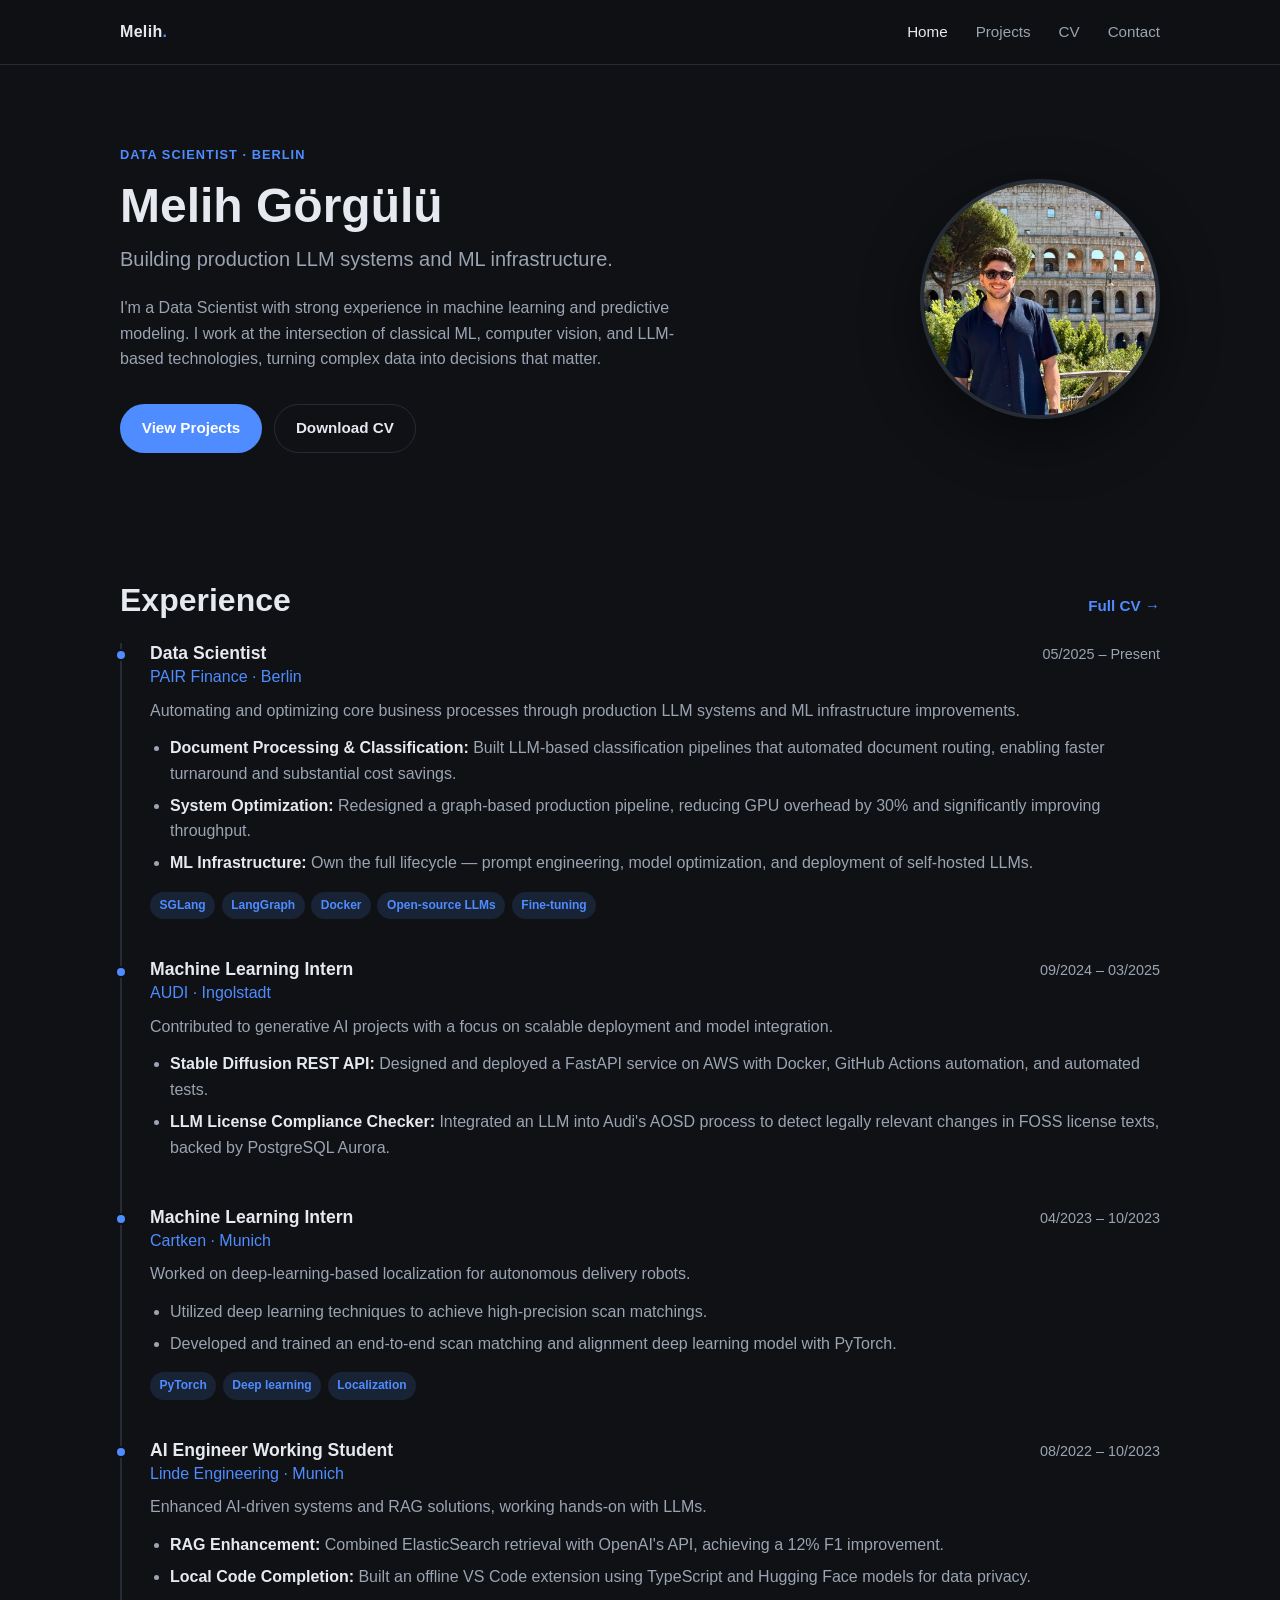
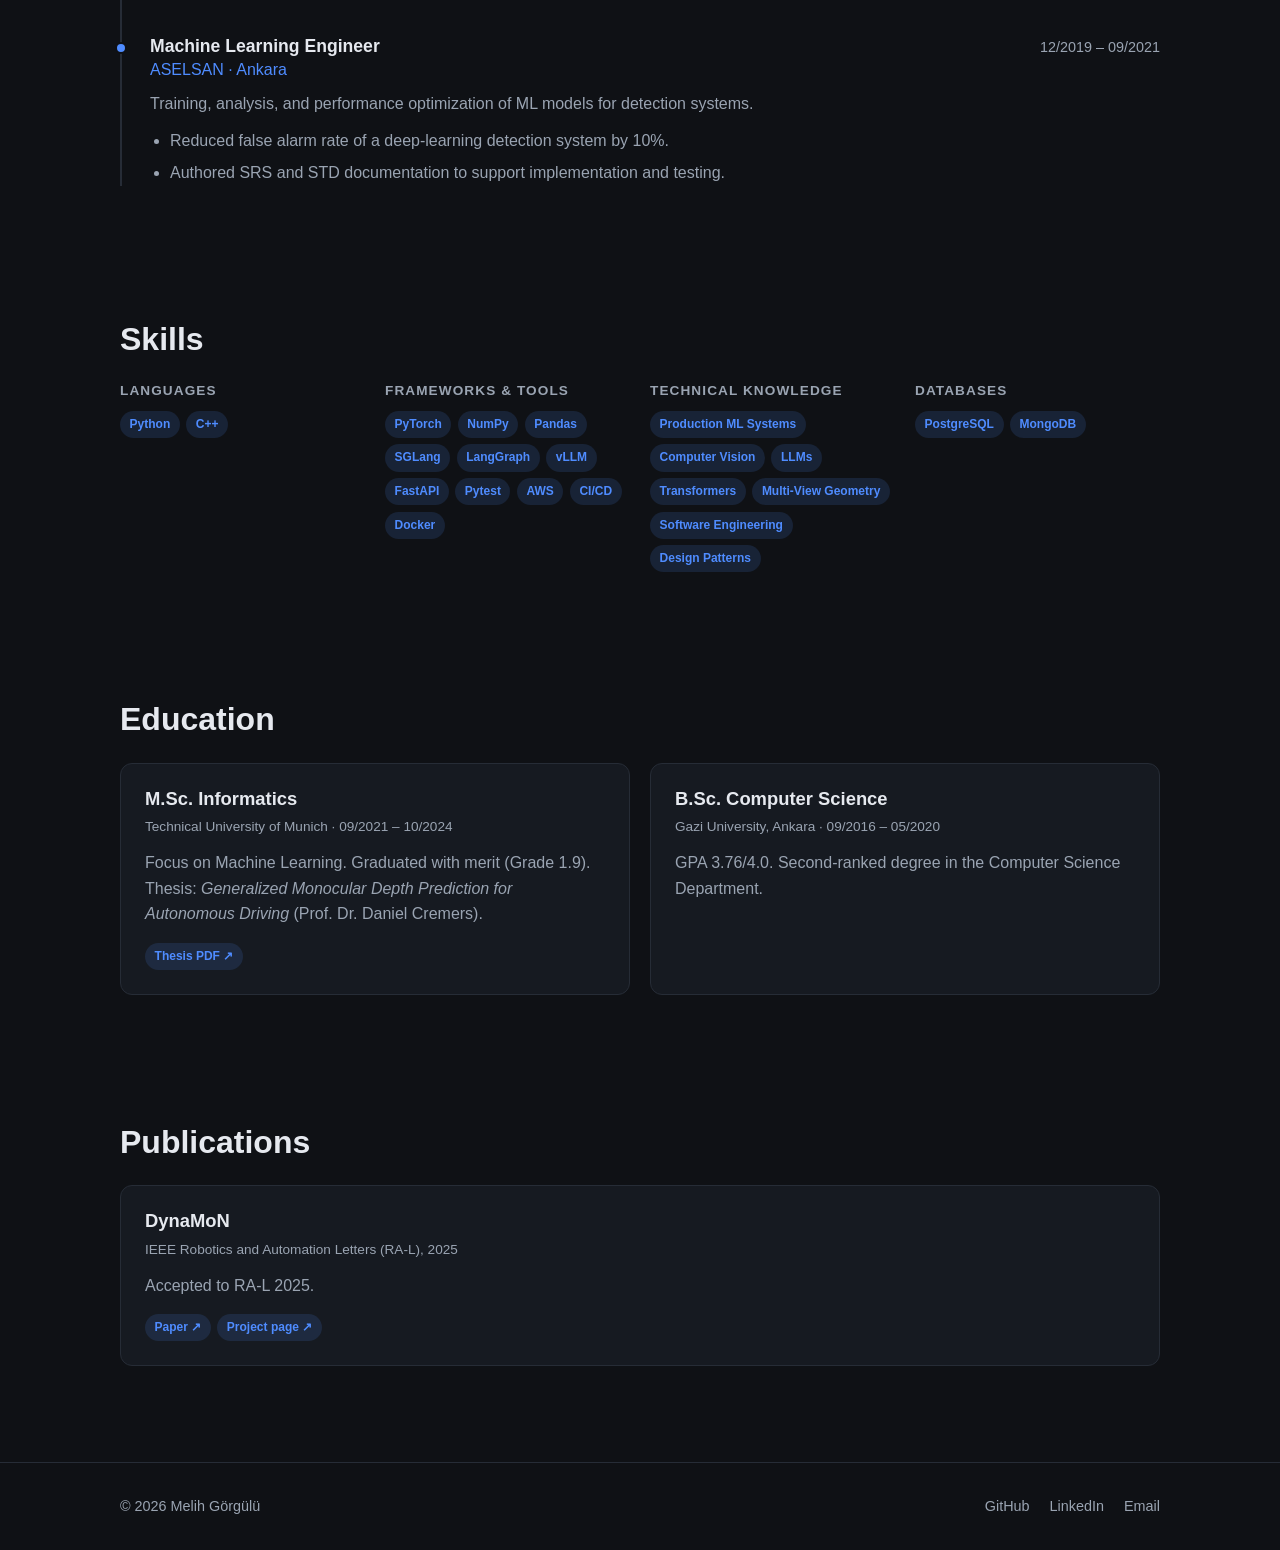
<file: index.html>
<!DOCTYPE html>
<html lang="en">
<head>
  <meta charset="UTF-8" />
  <meta name="viewport" content="width=device-width, initial-scale=1.0" />
  <title>Melih Görgülü — Data Scientist</title>
  <meta name="description" content="Melih Görgülü is a Data Scientist based in Berlin, working on production LLM systems, machine learning infrastructure, and predictive modeling." />
  <link rel="canonical" href="https://melihgorgulu.github.io/index.html" />
  <meta name="theme-color" content="#0f1115" />
  <link rel="icon" href="assets/favicon.svg" type="image/svg+xml" />

  <!-- Open Graph / social sharing -->
  <meta property="og:type" content="website" />
  <meta property="og:site_name" content="Melih Görgülü" />
  <meta property="og:title" content="Melih Görgülü — Data Scientist" />
  <meta property="og:description" content="Data Scientist in Berlin building production LLM systems, ML infrastructure, and predictive models." />
  <meta property="og:url" content="https://melihgorgulu.github.io/index.html" />
  <meta property="og:image" content="https://melihgorgulu.github.io/assets/melih-photo.jpeg" />
  <meta name="twitter:card" content="summary" />
  <meta name="twitter:title" content="Melih Görgülü — Data Scientist" />
  <meta name="twitter:description" content="Data Scientist in Berlin building production LLM systems, ML infrastructure, and predictive models." />
  <meta name="twitter:image" content="https://melihgorgulu.github.io/assets/melih-photo.jpeg" />

  <link rel="stylesheet" href="css/style.css" />

  <script type="application/ld+json">
  {
    "@context": "https://schema.org",
    "@type": "Person",
    "name": "Melih Görgülü",
    "jobTitle": "Data Scientist",
    "url": "https://melihgorgulu.github.io/",
    "image": "https://melihgorgulu.github.io/assets/melih-photo.jpeg",
    "email": "mailto:melihgorgulu98@gmail.com",
    "address": {
      "@type": "PostalAddress",
      "addressLocality": "Berlin",
      "addressCountry": "DE"
    },
    "alumniOf": [
      { "@type": "CollegeOrUniversity", "name": "Technical University of Munich" },
      { "@type": "CollegeOrUniversity", "name": "Gazi University" }
    ],
    "knowsAbout": ["Large Language Models", "Machine Learning", "MLOps", "RAG", "Deep Learning"],
    "sameAs": [
      "https://linkedin.com/in/melih-gorgulu",
      "https://github.com/melihgorgulu"
    ]
  }
  </script>
</head>
<body>

  <a class="skip-link" href="#main">Skip to content</a>

  <header class="site-header">
    <div class="container">
      <a href="index.html" class="logo">Melih<span>.</span></a>
      <nav class="nav" aria-label="Primary">
        <ul>
          <li><a href="index.html" class="active" aria-current="page">Home</a></li>
          <li><a href="projects.html">Projects</a></li>
          <li><a href="cv.html">CV</a></li>
          <li><a href="contact.html">Contact</a></li>
        </ul>
      </nav>
    </div>
  </header>

  <main id="main">

    <!-- Hero -->
    <section class="hero">
      <div class="container">
        <div class="hero-text">
          <p class="eyebrow">Data Scientist · Berlin</p>
          <h1>Melih Görgülü</h1>
          <p class="subtitle">Building production LLM systems and ML infrastructure.</p>
          <p class="lead">
            I'm a Data Scientist with strong experience in machine learning and predictive modeling.
            I work at the intersection of classical ML, computer vision, and LLM-based technologies,
            turning complex data into decisions that matter.
          </p>
          <div class="hero-actions">
            <a href="projects.html" class="btn btn-primary">View Projects</a>
            <a href="assets/CV.pdf" class="btn btn-outline" target="_blank" rel="noopener">Download CV</a>
          </div>
        </div>
        <div class="hero-photo">
          <img src="assets/melih-photo.jpeg" alt="Portrait of Melih Görgülü" width="400" height="400" />
        </div>
      </div>
    </section>

    <!-- Experience -->
    <section id="experience">
      <div class="container">
        <div class="section-header">
          <h2>Experience</h2>
          <a href="cv.html">Full CV →</a>
        </div>

        <div class="timeline">

          <div class="timeline-item">
            <div class="timeline-header">
              <div>
                <h3>Data Scientist</h3>
                <span class="company">PAIR Finance · Berlin</span>
              </div>
              <span class="period">05/2025 – Present</span>
            </div>
            <p>Automating and optimizing core business processes through production LLM systems and ML infrastructure improvements.</p>
            <ul>
              <li><strong>Document Processing &amp; Classification:</strong> Built LLM-based classification pipelines that automated document routing, enabling faster turnaround and substantial cost savings.</li>
              <li><strong>System Optimization:</strong> Redesigned a graph-based production pipeline, reducing GPU overhead by 30% and significantly improving throughput.</li>
              <li><strong>ML Infrastructure:</strong> Own the full lifecycle — prompt engineering, model optimization, and deployment of self-hosted LLMs.</li>
            </ul>
            <div class="tags">
              <span class="tag">SGLang</span>
              <span class="tag">LangGraph</span>
              <span class="tag">Docker</span>
              <span class="tag">Open-source LLMs</span>
              <span class="tag">Fine-tuning</span>
            </div>
          </div>

          <div class="timeline-item">
            <div class="timeline-header">
              <div>
                <h3>Machine Learning Intern</h3>
                <span class="company">AUDI · Ingolstadt</span>
              </div>
              <span class="period">09/2024 – 03/2025</span>
            </div>
            <p>Contributed to generative AI projects with a focus on scalable deployment and model integration.</p>
            <ul>
              <li><strong>Stable Diffusion REST API:</strong> Designed and deployed a FastAPI service on AWS with Docker, GitHub Actions automation, and automated tests.</li>
              <li><strong>LLM License Compliance Checker:</strong> Integrated an LLM into Audi's AOSD process to detect legally relevant changes in FOSS license texts, backed by PostgreSQL Aurora.</li>
            </ul>
          </div>

          <div class="timeline-item">
            <div class="timeline-header">
              <div>
                <h3>Machine Learning Intern</h3>
                <span class="company">Cartken · Munich</span>
              </div>
              <span class="period">04/2023 – 10/2023</span>
            </div>
            <p>Worked on deep-learning-based localization for autonomous delivery robots.</p>
            <ul>
              <li>Utilized deep learning techniques to achieve high-precision scan matchings.</li>
              <li>Developed and trained an end-to-end scan matching and alignment deep learning model with PyTorch.</li>
            </ul>
            <div class="tags">
              <span class="tag">PyTorch</span>
              <span class="tag">Deep learning</span>
              <span class="tag">Localization</span>
            </div>
          </div>

          <div class="timeline-item">
            <div class="timeline-header">
              <div>
                <h3>AI Engineer Working Student</h3>
                <span class="company">Linde Engineering · Munich</span>
              </div>
              <span class="period">08/2022 – 10/2023</span>
            </div>
            <p>Enhanced AI-driven systems and RAG solutions, working hands-on with LLMs.</p>
            <ul>
              <li><strong>RAG Enhancement:</strong> Combined ElasticSearch retrieval with OpenAI's API, achieving a 12% F1 improvement.</li>
              <li><strong>Local Code Completion:</strong> Built an offline VS Code extension using TypeScript and Hugging Face models for data privacy.</li>
            </ul>
          </div>

          <div class="timeline-item">
            <div class="timeline-header">
              <div>
                <h3>Machine Learning Engineer</h3>
                <span class="company">ASELSAN · Ankara</span>
              </div>
              <span class="period">12/2019 – 09/2021</span>
            </div>
            <p>Training, analysis, and performance optimization of ML models for detection systems.</p>
            <ul>
              <li>Reduced false alarm rate of a deep-learning detection system by 10%.</li>
              <li>Authored SRS and STD documentation to support implementation and testing.</li>
            </ul>
          </div>

        </div>
      </div>
    </section>

    <!-- Skills -->
    <section id="skills">
      <div class="container">
        <h2>Skills</h2>
        <div class="skills-grid">
          <div class="skill-group">
            <h3>Languages</h3>
            <div class="tags">
              <span class="tag">Python</span>
              <span class="tag">C++</span>
            </div>
          </div>
          <div class="skill-group">
            <h3>Frameworks &amp; Tools</h3>
            <div class="tags">
              <span class="tag">PyTorch</span>
              <span class="tag">NumPy</span>
              <span class="tag">Pandas</span>
              <span class="tag">SGLang</span>
              <span class="tag">LangGraph</span>
              <span class="tag">vLLM</span>
              <span class="tag">FastAPI</span>
              <span class="tag">Pytest</span>
              <span class="tag">AWS</span>
              <span class="tag">CI/CD</span>
              <span class="tag">Docker</span>
            </div>
          </div>
          <div class="skill-group">
            <h3>Technical Knowledge</h3>
            <div class="tags">
              <span class="tag">Production ML Systems</span>
              <span class="tag">Computer Vision</span>
              <span class="tag">LLMs</span>
              <span class="tag">Transformers</span>
              <span class="tag">Multi-View Geometry</span>
              <span class="tag">Software Engineering</span>
              <span class="tag">Design Patterns</span>
            </div>
          </div>
          <div class="skill-group">
            <h3>Databases</h3>
            <div class="tags">
              <span class="tag">PostgreSQL</span>
              <span class="tag">MongoDB</span>
            </div>
          </div>
        </div>
      </div>
    </section>

    <!-- Education -->
    <section id="education">
      <div class="container">
        <h2>Education</h2>
        <div class="grid grid-2">
          <div class="card">
            <h3>M.Sc. Informatics</h3>
            <p class="meta">Technical University of Munich · 09/2021 – 10/2024</p>
            <p>Focus on Machine Learning. Graduated with merit (Grade 1.9).</p>
            <p>Thesis: <em>Generalized Monocular Depth Prediction for Autonomous Driving</em> (Prof. Dr. Daniel Cremers).</p>
            <div class="tags">
              <a class="tag" href="assets/TUM_Informatics_Thesis.pdf" target="_blank" rel="noopener">Thesis PDF ↗</a>
            </div>
          </div>
          <div class="card">
            <h3>B.Sc. Computer Science</h3>
            <p class="meta">Gazi University, Ankara · 09/2016 – 05/2020</p>
            <p>GPA 3.76/4.0. Second-ranked degree in the Computer Science Department.</p>
          </div>
        </div>
      </div>
    </section>

    <!-- Publication -->
    <section id="publications">
      <div class="container">
        <h2>Publications</h2>
        <div class="card">
          <h3>DynaMoN</h3>
          <p class="meta">IEEE Robotics and Automation Letters (RA-L), 2025</p>
          <p>Accepted to RA-L 2025.</p>
          <div class="tags">
            <a class="tag" href="https://ieeexplore.ieee.org/document/10777295" target="_blank" rel="noopener">Paper ↗</a>
            <a class="tag" href="https://hannahhaensen.github.io/DynaMoN/" target="_blank" rel="noopener">Project page ↗</a>
          </div>
        </div>
      </div>
    </section>

  </main>

  <footer class="site-footer">
    <div class="container">
      <span>© <span id="year">2026</span> Melih Görgülü</span>
      <div class="footer-links">
        <a href="https://github.com/melihgorgulu" target="_blank" rel="noopener">GitHub</a>
        <a href="https://linkedin.com/in/melih-gorgulu" target="_blank" rel="noopener">LinkedIn</a>
        <a href="mailto:melihgorgulu98@gmail.com">Email</a>
      </div>
    </div>
  </footer>


  <script>document.getElementById("year").textContent = new Date().getFullYear();</script>

</body>
</html>
</file>
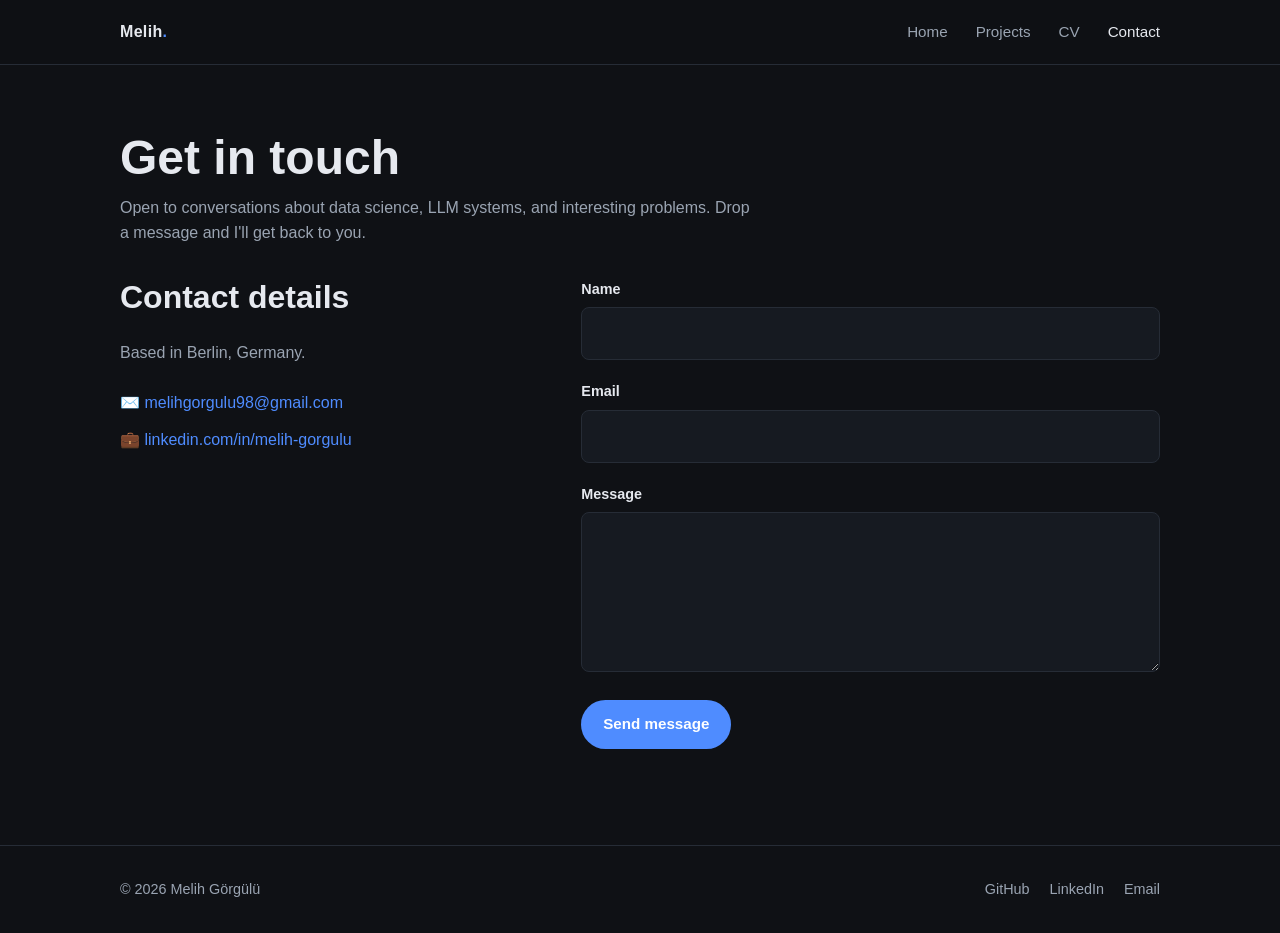
<file: contact.html>
<!DOCTYPE html>
<html lang="en">
<head>
  <meta charset="UTF-8" />
  <meta name="viewport" content="width=device-width, initial-scale=1.0" />
  <title>Contact — Melih Görgülü</title>
  <meta name="description" content="Get in touch with Melih Görgülü." />
  <link rel="canonical" href="https://melihgorgulu.github.io/contact.html" />
  <meta name="theme-color" content="#0f1115" />
  <link rel="icon" href="assets/favicon.svg" type="image/svg+xml" />

  <meta property="og:type" content="website" />
  <meta property="og:site_name" content="Melih Görgülü" />
  <meta property="og:title" content="Contact — Melih Görgülü" />
  <meta property="og:description" content="Get in touch with Melih Görgülü — Data Scientist in Berlin." />
  <meta property="og:url" content="https://melihgorgulu.github.io/contact.html" />
  <meta property="og:image" content="https://melihgorgulu.github.io/assets/melih-photo.jpeg" />
  <meta name="twitter:card" content="summary" />
  <meta name="twitter:title" content="Contact — Melih Görgülü" />
  <meta name="twitter:description" content="Get in touch with Melih Görgülü — Data Scientist in Berlin." />
  <meta name="twitter:image" content="https://melihgorgulu.github.io/assets/melih-photo.jpeg" />

  <link rel="stylesheet" href="css/style.css" />
</head>
<body>

  <a class="skip-link" href="#main">Skip to content</a>

  <header class="site-header">
    <div class="container">
      <a href="index.html" class="logo">Melih<span>.</span></a>
      <nav class="nav" aria-label="Primary">
        <ul>
          <li><a href="index.html">Home</a></li>
          <li><a href="projects.html">Projects</a></li>
          <li><a href="cv.html">CV</a></li>
          <li><a href="contact.html" class="active" aria-current="page">Contact</a></li>
        </ul>
      </nav>
    </div>
  </header>

  <main id="main">

    <section class="page-hero">
      <div class="container">
        <h1>Get in touch</h1>
        <p>Open to conversations about data science, LLM systems, and interesting problems. Drop a message and I'll get back to you.</p>
      </div>
    </section>

    <section style="padding-top: 0;">
      <div class="container contact-layout">

        <div class="contact-info">
          <h2>Contact details</h2>
          <p>Based in Berlin, Germany.</p>
          <ul>
            <li>✉️ <a href="mailto:melihgorgulu98@gmail.com">melihgorgulu98@gmail.com</a></li>
            <li>💼 <a href="https://linkedin.com/in/melih-gorgulu" target="_blank" rel="noopener">linkedin.com/in/melih-gorgulu</a></li>
          </ul>
        </div>

        <!--
          Contact form powered by Formspree (https://formspree.io).
          1. Create a free account and a new form.
          2. Replace YOUR_FORM_ID below with the ID Formspree gives you.
          Submissions will be emailed to you — no backend required.
        -->
        <form class="contact-form" action="https://formspree.io/f/xaenbkde" method="POST">
          <div class="form-group">
            <label for="name">Name</label>
            <input type="text" id="name" name="name" required autocomplete="name" />
          </div>
          <div class="form-group">
            <label for="email">Email</label>
            <input type="email" id="email" name="email" required autocomplete="email" />
          </div>
          <div class="form-group">
            <label for="message">Message</label>
            <textarea id="message" name="message" required></textarea>
          </div>
          <!-- Honeypot field to reduce spam; hidden from real users -->
          <input type="text" name="_gotcha" style="display:none" tabindex="-1" autocomplete="off" />
          <!-- Subject line for the notification email Formspree sends you -->
          <input type="hidden" name="_subject" value="New message from melih portfolio" />
          <button type="submit" class="btn btn-primary">Send message</button>
        </form>

      </div>
    </section>

  </main>

  <footer class="site-footer">
    <div class="container">
      <span>© <span id="year">2026</span> Melih Görgülü</span>
      <div class="footer-links">
        <a href="https://github.com/melihgorgulu" target="_blank" rel="noopener">GitHub</a>
        <a href="https://linkedin.com/in/melih-gorgulu" target="_blank" rel="noopener">LinkedIn</a>
        <a href="mailto:melihgorgulu98@gmail.com">Email</a>
      </div>
    </div>
  </footer>


  <script>document.getElementById("year").textContent = new Date().getFullYear();</script>

</body>
</html>
</file>
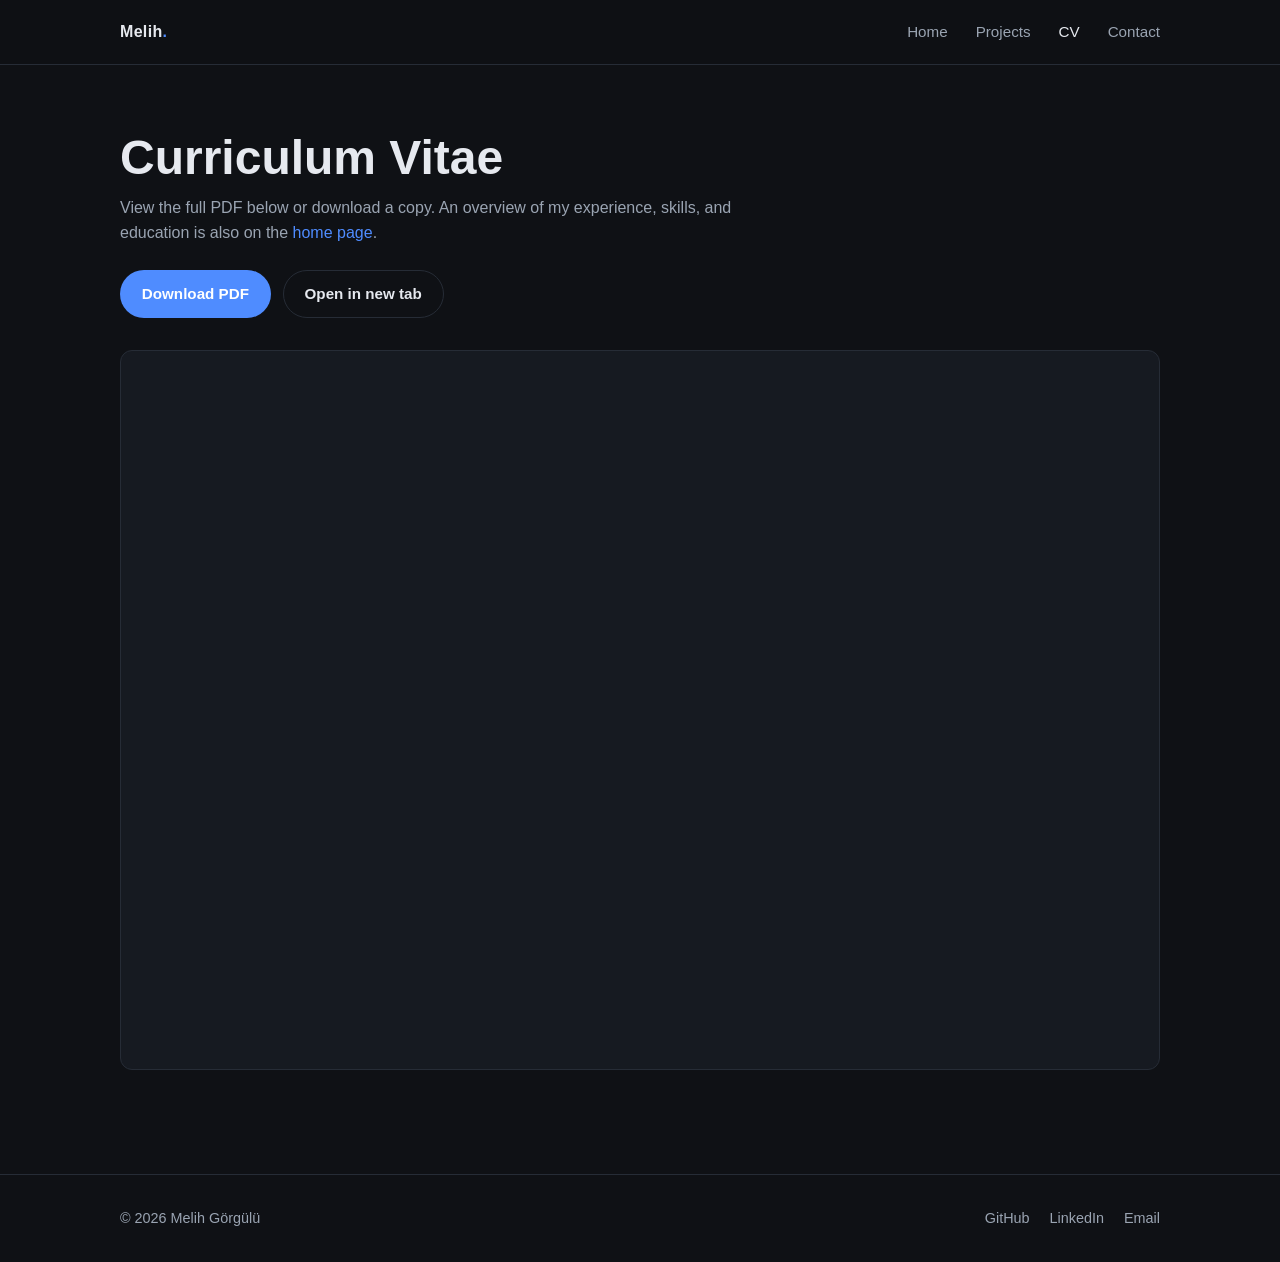
<file: cv.html>
<!DOCTYPE html>
<html lang="en">
<head>
  <meta charset="UTF-8" />
  <meta name="viewport" content="width=device-width, initial-scale=1.0" />
  <title>CV — Melih Görgülü</title>
  <meta name="description" content="Curriculum vitae of Melih Görgülü, Data Scientist in Berlin." />
  <link rel="canonical" href="https://melihgorgulu.github.io/cv.html" />
  <meta name="theme-color" content="#0f1115" />
  <link rel="icon" href="assets/favicon.svg" type="image/svg+xml" />

  <meta property="og:type" content="website" />
  <meta property="og:site_name" content="Melih Görgülü" />
  <meta property="og:title" content="CV — Melih Görgülü" />
  <meta property="og:description" content="Curriculum vitae of Melih Görgülü, Data Scientist in Berlin." />
  <meta property="og:url" content="https://melihgorgulu.github.io/cv.html" />
  <meta property="og:image" content="https://melihgorgulu.github.io/assets/melih-photo.jpeg" />
  <meta name="twitter:card" content="summary" />
  <meta name="twitter:title" content="CV — Melih Görgülü" />
  <meta name="twitter:description" content="Curriculum vitae of Melih Görgülü, Data Scientist in Berlin." />
  <meta name="twitter:image" content="https://melihgorgulu.github.io/assets/melih-photo.jpeg" />

  <link rel="stylesheet" href="css/style.css" />
</head>
<body>

  <a class="skip-link" href="#main">Skip to content</a>

  <header class="site-header">
    <div class="container">
      <a href="index.html" class="logo">Melih<span>.</span></a>
      <nav class="nav" aria-label="Primary">
        <ul>
          <li><a href="index.html">Home</a></li>
          <li><a href="projects.html">Projects</a></li>
          <li><a href="cv.html" class="active" aria-current="page">CV</a></li>
          <li><a href="contact.html">Contact</a></li>
        </ul>
      </nav>
    </div>
  </header>

  <main id="main">

    <section class="page-hero">
      <div class="container">
        <h1>Curriculum Vitae</h1>
        <p>View the full PDF below or download a copy. An overview of my experience, skills, and education is also on the <a href="index.html#experience" style="color: var(--accent);">home page</a>.</p>
        <div class="cv-actions">
          <a href="assets/CV.pdf" class="btn btn-primary" download>Download PDF</a>
          <a href="assets/CV.pdf" class="btn btn-outline" target="_blank" rel="noopener">Open in new tab</a>
        </div>
      </div>
    </section>

    <section style="padding-top: 0;">
      <div class="container">
        <iframe
          class="cv-embed"
          src="assets/CV.pdf#view=FitH"
          title="Melih Görgülü CV (PDF)"
        >
          <p>Your browser can't display the PDF inline. <a href="assets/CV.pdf">Download it here</a>.</p>
        </iframe>
      </div>
    </section>

  </main>

  <footer class="site-footer">
    <div class="container">
      <span>© <span id="year">2026</span> Melih Görgülü</span>
      <div class="footer-links">
        <a href="https://github.com/melihgorgulu" target="_blank" rel="noopener">GitHub</a>
        <a href="https://linkedin.com/in/melih-gorgulu" target="_blank" rel="noopener">LinkedIn</a>
        <a href="mailto:melihgorgulu98@gmail.com">Email</a>
      </div>
    </div>
  </footer>


  <script>document.getElementById("year").textContent = new Date().getFullYear();</script>

</body>
</html>
</file>
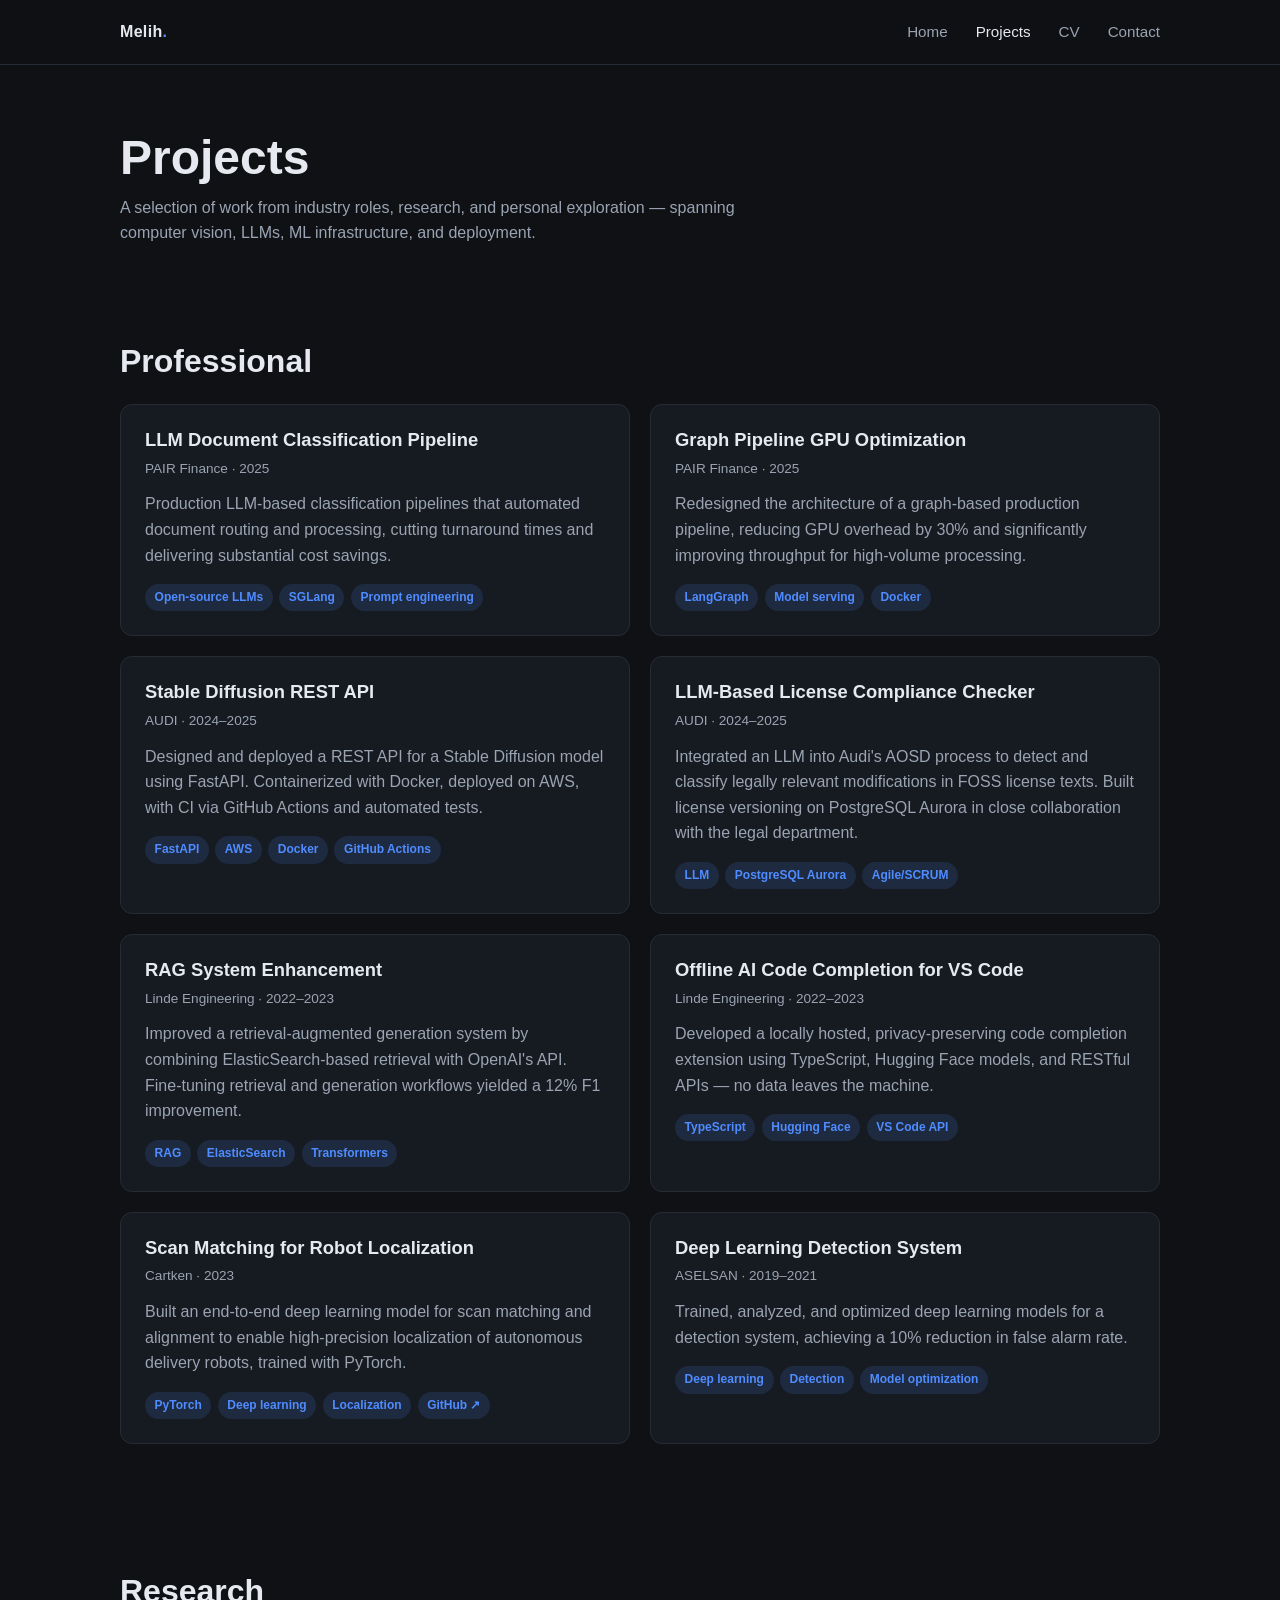
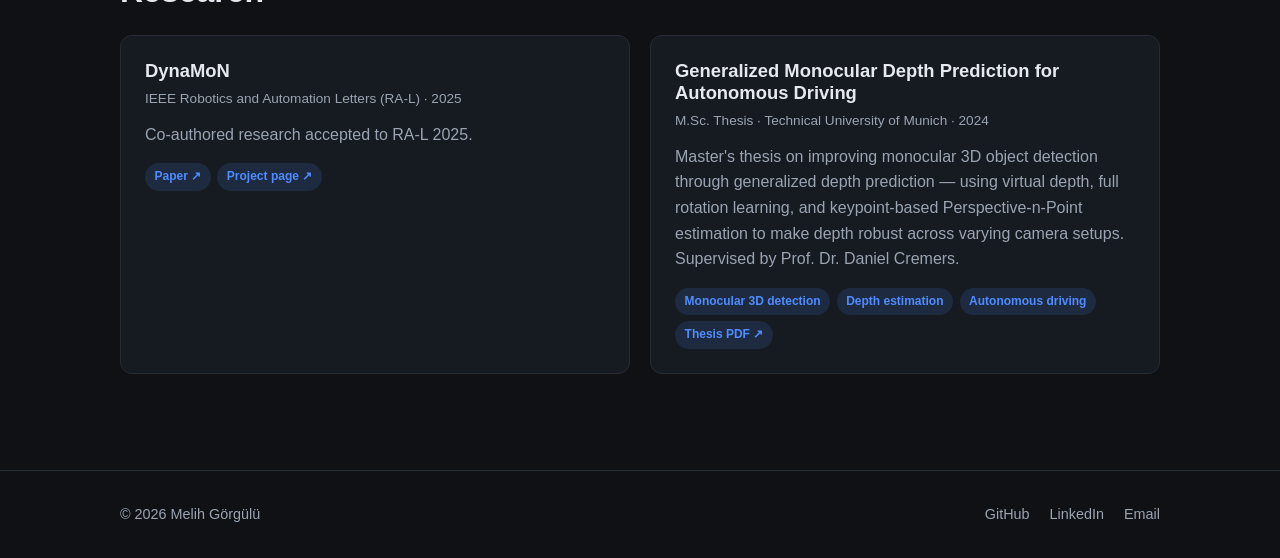
<file: projects.html>
<!DOCTYPE html>
<html lang="en">
<head>
  <meta charset="UTF-8" />
  <meta name="viewport" content="width=device-width, initial-scale=1.0" />
  <title>Projects — Melih Görgülü</title>
  <meta name="description" content="Professional and personal projects by Melih Görgülü — LLM systems, RAG, model deployment, and more." />
  <link rel="canonical" href="https://melihgorgulu.github.io/projects.html" />
  <meta name="theme-color" content="#0f1115" />
  <link rel="icon" href="assets/favicon.svg" type="image/svg+xml" />

  <meta property="og:type" content="website" />
  <meta property="og:site_name" content="Melih Görgülü" />
  <meta property="og:title" content="Projects — Melih Görgülü" />
  <meta property="og:description" content="Professional and personal projects by Melih Görgülü — LLM systems, RAG, model deployment, and more." />
  <meta property="og:url" content="https://melihgorgulu.github.io/projects.html" />
  <meta property="og:image" content="https://melihgorgulu.github.io/assets/melih-photo.jpeg" />
  <meta name="twitter:card" content="summary" />
  <meta name="twitter:title" content="Projects — Melih Görgülü" />
  <meta name="twitter:description" content="Professional and personal projects by Melih Görgülü — LLM systems, RAG, model deployment, and more." />
  <meta name="twitter:image" content="https://melihgorgulu.github.io/assets/melih-photo.jpeg" />

  <link rel="stylesheet" href="css/style.css" />
</head>
<body>

  <a class="skip-link" href="#main">Skip to content</a>

  <header class="site-header">
    <div class="container">
      <a href="index.html" class="logo">Melih<span>.</span></a>
      <nav class="nav" aria-label="Primary">
        <ul>
          <li><a href="index.html">Home</a></li>
          <li><a href="projects.html" class="active" aria-current="page">Projects</a></li>
          <li><a href="cv.html">CV</a></li>
          <li><a href="contact.html">Contact</a></li>
        </ul>
      </nav>
    </div>
  </header>

  <main id="main">

    <section class="page-hero">
      <div class="container">
        <h1>Projects</h1>
        <p>A selection of work from industry roles, research, and personal exploration — spanning computer vision, LLMs, ML infrastructure, and deployment.</p>
      </div>
    </section>

    <!-- Professional projects -->
    <section id="professional">
      <div class="container">
        <h2>Professional</h2>
        <div class="grid grid-2">

          <article class="card">
            <h3>LLM Document Classification Pipeline</h3>
            <p class="meta">PAIR Finance · 2025</p>
            <p>Production LLM-based classification pipelines that automated document routing and processing, cutting turnaround times and delivering substantial cost savings.</p>
            <div class="tags">
              <span class="tag">Open-source LLMs</span>
              <span class="tag">SGLang</span>
              <span class="tag">Prompt engineering</span>
            </div>
          </article>

          <article class="card">
            <h3>Graph Pipeline GPU Optimization</h3>
            <p class="meta">PAIR Finance · 2025</p>
            <p>Redesigned the architecture of a graph-based production pipeline, reducing GPU overhead by 30% and significantly improving throughput for high-volume processing.</p>
            <div class="tags">
              <span class="tag">LangGraph</span>
              <span class="tag">Model serving</span>
              <span class="tag">Docker</span>
            </div>
          </article>

          <article class="card">
            <h3>Stable Diffusion REST API</h3>
            <p class="meta">AUDI · 2024–2025</p>
            <p>Designed and deployed a REST API for a Stable Diffusion model using FastAPI. Containerized with Docker, deployed on AWS, with CI via GitHub Actions and automated tests.</p>
            <div class="tags">
              <span class="tag">FastAPI</span>
              <span class="tag">AWS</span>
              <span class="tag">Docker</span>
              <span class="tag">GitHub Actions</span>
            </div>
          </article>

          <article class="card">
            <h3>LLM-Based License Compliance Checker</h3>
            <p class="meta">AUDI · 2024–2025</p>
            <p>Integrated an LLM into Audi's AOSD process to detect and classify legally relevant modifications in FOSS license texts. Built license versioning on PostgreSQL Aurora in close collaboration with the legal department.</p>
            <div class="tags">
              <span class="tag">LLM</span>
              <span class="tag">PostgreSQL Aurora</span>
              <span class="tag">Agile/SCRUM</span>
            </div>
          </article>

          <article class="card">
            <h3>RAG System Enhancement</h3>
            <p class="meta">Linde Engineering · 2022–2023</p>
            <p>Improved a retrieval-augmented generation system by combining ElasticSearch-based retrieval with OpenAI's API. Fine-tuning retrieval and generation workflows yielded a 12% F1 improvement.</p>
            <div class="tags">
              <span class="tag">RAG</span>
              <span class="tag">ElasticSearch</span>
              <span class="tag">Transformers</span>
            </div>
          </article>

          <article class="card">
            <h3>Offline AI Code Completion for VS Code</h3>
            <p class="meta">Linde Engineering · 2022–2023</p>
            <p>Developed a locally hosted, privacy-preserving code completion extension using TypeScript, Hugging Face models, and RESTful APIs — no data leaves the machine.</p>
            <div class="tags">
              <span class="tag">TypeScript</span>
              <span class="tag">Hugging Face</span>
              <span class="tag">VS Code API</span>
            </div>
          </article>

          <article class="card">
            <h3>Scan Matching for Robot Localization</h3>
            <p class="meta">Cartken · 2023</p>
            <p>Built an end-to-end deep learning model for scan matching and alignment to enable high-precision localization of autonomous delivery robots, trained with PyTorch.</p>
            <div class="tags">
              <span class="tag">PyTorch</span>
              <span class="tag">Deep learning</span>
              <span class="tag">Localization</span>
              <a class="tag" href="https://github.com/melihgorgulu/Cartken_Scan_Matching" target="_blank" rel="noopener">GitHub ↗</a>
            </div>
          </article>

          <article class="card">
            <h3>Deep Learning Detection System</h3>
            <p class="meta">ASELSAN · 2019–2021</p>
            <p>Trained, analyzed, and optimized deep learning models for a detection system, achieving a 10% reduction in false alarm rate.</p>
            <div class="tags">
              <span class="tag">Deep learning</span>
              <span class="tag">Detection</span>
              <span class="tag">Model optimization</span>
            </div>
          </article>

        </div>
      </div>
    </section>

    <!-- Research -->
    <section id="research">
      <div class="container">
        <h2>Research</h2>
        <div class="grid grid-2">
          <article class="card">
            <h3>DynaMoN</h3>
            <p class="meta">IEEE Robotics and Automation Letters (RA-L) · 2025</p>
            <p>Co-authored research accepted to RA-L 2025.</p>
            <div class="tags">
              <a class="tag" href="https://ieeexplore.ieee.org/document/10777295" target="_blank" rel="noopener">Paper ↗</a>
              <a class="tag" href="https://hannahhaensen.github.io/DynaMoN/" target="_blank" rel="noopener">Project page ↗</a>
            </div>
          </article>

          <article class="card">
            <h3>Generalized Monocular Depth Prediction for Autonomous Driving</h3>
            <p class="meta">M.Sc. Thesis · Technical University of Munich · 2024</p>
            <p>Master's thesis on improving monocular 3D object detection through generalized depth prediction — using virtual depth, full rotation learning, and keypoint-based Perspective-n-Point estimation to make depth robust across varying camera setups. Supervised by Prof. Dr. Daniel Cremers.</p>
            <div class="tags">
              <span class="tag">Monocular 3D detection</span>
              <span class="tag">Depth estimation</span>
              <span class="tag">Autonomous driving</span>
              <a class="tag" href="assets/TUM_Informatics_Thesis.pdf" target="_blank" rel="noopener">Thesis PDF ↗</a>
            </div>
          </article>
        </div>
      </div>
    </section>

  </main>

  <footer class="site-footer">
    <div class="container">
      <span>© <span id="year">2026</span> Melih Görgülü</span>
      <div class="footer-links">
        <a href="https://github.com/melihgorgulu" target="_blank" rel="noopener">GitHub</a>
        <a href="https://linkedin.com/in/melih-gorgulu" target="_blank" rel="noopener">LinkedIn</a>
        <a href="mailto:melihgorgulu98@gmail.com">Email</a>
      </div>
    </div>
  </footer>


  <script>document.getElementById("year").textContent = new Date().getFullYear();</script>

</body>
</html>
</file>
<file: css/style.css>
/* ==========================================================
   Melih Görgülü — Portfolio Stylesheet
   ========================================================== */

/* ---------- Reset ---------- */
*,
*::before,
*::after {
  box-sizing: border-box;
  margin: 0;
  padding: 0;
}

html {
  scroll-behavior: smooth;
}

img {
  display: block;
  max-width: 100%;
}

a {
  color: inherit;
  text-decoration: none;
}

ul {
  list-style: none;
}

button,
input,
textarea {
  font: inherit;
  color: inherit;
}

/* ---------- Design tokens ---------- */
:root {
  --bg: #0f1115;
  --bg-elevated: #161a21;
  --border: #262c36;
  --text: #e6e9ef;
  --text-muted: #9aa4b2;
  --accent: #4f8cff;
  --accent-soft: rgba(79, 140, 255, 0.14);
  --radius: 12px;
  --max-width: 1040px;
  --font: -apple-system, BlinkMacSystemFont, "Segoe UI", Roboto, "Helvetica Neue",
    Arial, sans-serif;
}

/* ---------- Base ---------- */
body {
  font-family: var(--font);
  background: var(--bg);
  color: var(--text);
  line-height: 1.6;
  -webkit-font-smoothing: antialiased;
}

.container {
  width: min(var(--max-width), 100% - 2.5rem);
  margin-inline: auto;
}

h1,
h2,
h3 {
  line-height: 1.2;
  font-weight: 700;
}

h1 {
  font-size: clamp(2rem, 5vw, 3rem);
}

h2 {
  font-size: clamp(1.5rem, 3vw, 2rem);
  margin-bottom: 1.5rem;
}

h3 {
  font-size: 1.15rem;
}

p {
  color: var(--text-muted);
}

section {
  padding-block: 4rem;
}

.muted {
  color: var(--text-muted);
}

/* ---------- Accessibility ---------- */
.skip-link {
  position: absolute;
  left: -9999px;
  top: 0;
  z-index: 100;
  padding: 0.6rem 1rem;
  background: var(--accent);
  color: #fff;
  border-radius: 0 0 8px 0;
  font-weight: 600;
}

.skip-link:focus {
  left: 0;
}

:focus-visible {
  outline: 2px solid var(--accent);
  outline-offset: 2px;
  border-radius: 4px;
}

/* ---------- Header / Nav ---------- */
.site-header {
  position: sticky;
  top: 0;
  z-index: 10;
  background: rgba(15, 17, 21, 0.85);
  backdrop-filter: blur(10px);
  border-bottom: 1px solid var(--border);
}

.site-header .container {
  display: flex;
  align-items: center;
  justify-content: space-between;
  gap: 1.5rem;
  min-height: 64px;
}

.logo {
  font-weight: 700;
  letter-spacing: 0.02em;
}

.logo span {
  color: var(--accent);
}

.nav ul {
  display: flex;
  gap: 1.75rem;
}

.nav a {
  color: var(--text-muted);
  font-size: 0.95rem;
  transition: color 0.2s;
}

.nav a:hover,
.nav a.active {
  color: var(--text);
}

/* ---------- Buttons ---------- */
.btn {
  display: inline-flex;
  align-items: center;
  gap: 0.5rem;
  padding: 0.7rem 1.3rem;
  border-radius: 999px;
  font-weight: 600;
  font-size: 0.95rem;
  border: 1px solid transparent;
  cursor: pointer;
  transition: background 0.2s, border-color 0.2s, transform 0.1s;
}

.btn:active {
  transform: translateY(1px);
}

.btn-primary {
  background: var(--accent);
  color: #fff;
}

.btn-primary:hover {
  background: #3f7bef;
}

.btn-outline {
  border-color: var(--border);
  color: var(--text);
  background: transparent;
}

.btn-outline:hover {
  border-color: var(--accent);
  background: var(--accent-soft);
}

/* ---------- Hero ---------- */
.hero {
  padding-block: 5rem 4rem;
}

.hero .container {
  display: grid;
  grid-template-columns: 1fr auto;
  gap: 3rem;
  align-items: center;
}

.hero-text .eyebrow {
  color: var(--accent);
  font-weight: 600;
  letter-spacing: 0.08em;
  text-transform: uppercase;
  font-size: 0.8rem;
  margin-bottom: 0.75rem;
}

.hero-text h1 {
  margin-bottom: 0.5rem;
}

.hero-text .subtitle {
  font-size: 1.25rem;
  margin-bottom: 1.25rem;
  color: var(--text-muted);
}

.hero-text .lead {
  max-width: 560px;
  margin-bottom: 2rem;
}

.hero-actions {
  display: flex;
  flex-wrap: wrap;
  gap: 0.75rem;
}

.hero-photo img {
  width: 240px;
  height: 240px;
  object-fit: cover;
  border-radius: 50%;
  border: 4px solid var(--border);
  box-shadow: 0 20px 60px rgba(0, 0, 0, 0.45);
}

/* ---------- Cards ---------- */
.card {
  background: var(--bg-elevated);
  border: 1px solid var(--border);
  border-radius: var(--radius);
  padding: 1.5rem;
  transition: border-color 0.2s, transform 0.2s;
}

.card:hover {
  border-color: var(--accent);
  transform: translateY(-2px);
}

.card h3 {
  margin-bottom: 0.4rem;
}

.card .meta {
  font-size: 0.85rem;
  color: var(--text-muted);
  margin-bottom: 0.75rem;
}

.grid {
  display: grid;
  gap: 1.25rem;
}

.grid-2 {
  grid-template-columns: repeat(2, 1fr);
}

.grid-3 {
  grid-template-columns: repeat(3, 1fr);
}

/* ---------- Tags ---------- */
.tags {
  display: flex;
  flex-wrap: wrap;
  gap: 0.4rem;
  margin-top: 1rem;
}

.tag {
  font-size: 0.75rem;
  padding: 0.25rem 0.6rem;
  border-radius: 999px;
  background: var(--accent-soft);
  color: var(--accent);
  font-weight: 600;
}

/* ---------- Timeline (Experience / Education) ---------- */
.timeline {
  position: relative;
  padding-left: 1.75rem;
  border-left: 2px solid var(--border);
}

.timeline-item {
  position: relative;
  padding-bottom: 2.5rem;
}

.timeline-item:last-child {
  padding-bottom: 0;
}

.timeline-item::before {
  content: "";
  position: absolute;
  left: calc(-1.75rem - 7px);
  top: 0.4rem;
  width: 12px;
  height: 12px;
  border-radius: 50%;
  background: var(--accent);
  border: 2px solid var(--bg);
}

.timeline-header {
  display: flex;
  flex-wrap: wrap;
  justify-content: space-between;
  gap: 0.5rem 1rem;
  margin-bottom: 0.5rem;
}

.timeline-header h3 {
  font-size: 1.1rem;
}

.timeline-header .company {
  color: var(--accent);
  font-weight: 500;
}

.timeline-header .period {
  font-size: 0.9rem;
  color: var(--text-muted);
  white-space: nowrap;
}

.timeline-item ul {
  list-style: disc;
  padding-left: 1.25rem;
  margin-top: 0.75rem;
  color: var(--text-muted);
}

.timeline-item li {
  margin-bottom: 0.4rem;
}

.timeline-item li strong {
  color: var(--text);
}

/* ---------- Skills ---------- */
.skills-grid {
  display: grid;
  grid-template-columns: repeat(auto-fit, minmax(220px, 1fr));
  gap: 1.25rem;
}

.skill-group h3 {
  font-size: 0.85rem;
  text-transform: uppercase;
  letter-spacing: 0.08em;
  color: var(--text-muted);
  margin-bottom: 0.75rem;
}

.skill-group .tags {
  margin-top: 0;
}

/* ---------- Section header ---------- */
.section-header {
  display: flex;
  align-items: baseline;
  justify-content: space-between;
  flex-wrap: wrap;
  gap: 1rem;
  margin-bottom: 1.5rem;
}

.section-header h2 {
  margin-bottom: 0;
}

.section-header a {
  color: var(--accent);
  font-weight: 600;
  font-size: 0.95rem;
}

/* ---------- Page hero (inner pages) ---------- */
.page-hero {
  padding-block: 4rem 2rem;
}

.page-hero h1 {
  margin-bottom: 0.5rem;
}

.page-hero p {
  max-width: 640px;
}

/* ---------- CV page ---------- */
.cv-actions {
  display: flex;
  flex-wrap: wrap;
  gap: 0.75rem;
  margin-top: 1.5rem;
}

.cv-embed {
  width: 100%;
  height: 80vh;
  border: 1px solid var(--border);
  border-radius: var(--radius);
  background: var(--bg-elevated);
}

/* ---------- Contact form ---------- */
.contact-layout {
  display: grid;
  grid-template-columns: 1fr 1.4fr;
  gap: 3rem;
}

.contact-info ul {
  margin-top: 1.5rem;
  display: flex;
  flex-direction: column;
  gap: 0.75rem;
}

.contact-info li a {
  color: var(--accent);
}

.form-group {
  margin-bottom: 1.25rem;
}

.form-group label {
  display: block;
  font-size: 0.9rem;
  font-weight: 600;
  margin-bottom: 0.4rem;
}

.form-group input,
.form-group textarea {
  width: 100%;
  padding: 0.8rem 1rem;
  background: var(--bg-elevated);
  border: 1px solid var(--border);
  border-radius: 8px;
  color: var(--text);
  transition: border-color 0.2s;
}

.form-group input:focus,
.form-group textarea:focus {
  outline: none;
  border-color: var(--accent);
}

.form-group textarea {
  min-height: 160px;
  resize: vertical;
}

/* ---------- Footer ---------- */
.site-footer {
  border-top: 1px solid var(--border);
  padding-block: 2rem;
  margin-top: 2rem;
}

.site-footer .container {
  display: flex;
  flex-wrap: wrap;
  justify-content: space-between;
  gap: 1rem;
  font-size: 0.9rem;
  color: var(--text-muted);
}

.site-footer a:hover {
  color: var(--text);
}

.footer-links {
  display: flex;
  gap: 1.25rem;
}

/* ---------- Responsive ---------- */
@media (max-width: 820px) {
  .hero .container {
    grid-template-columns: 1fr;
    text-align: center;
  }

  .hero-photo {
    order: -1;
    justify-self: center;
  }

  .hero-text .lead {
    margin-inline: auto;
  }

  .hero-actions {
    justify-content: center;
  }

  .grid-2,
  .grid-3 {
    grid-template-columns: 1fr;
  }

  .contact-layout {
    grid-template-columns: 1fr;
  }
}

@media (max-width: 560px) {
  .site-header .container {
    gap: 0.75rem;
  }

  .nav ul {
    gap: 0.75rem;
  }

  .nav a {
    font-size: 0.8rem;
  }

  section {
    padding-block: 3rem;
  }

  .hero-photo img {
    width: 180px;
    height: 180px;
  }
}
</file>
